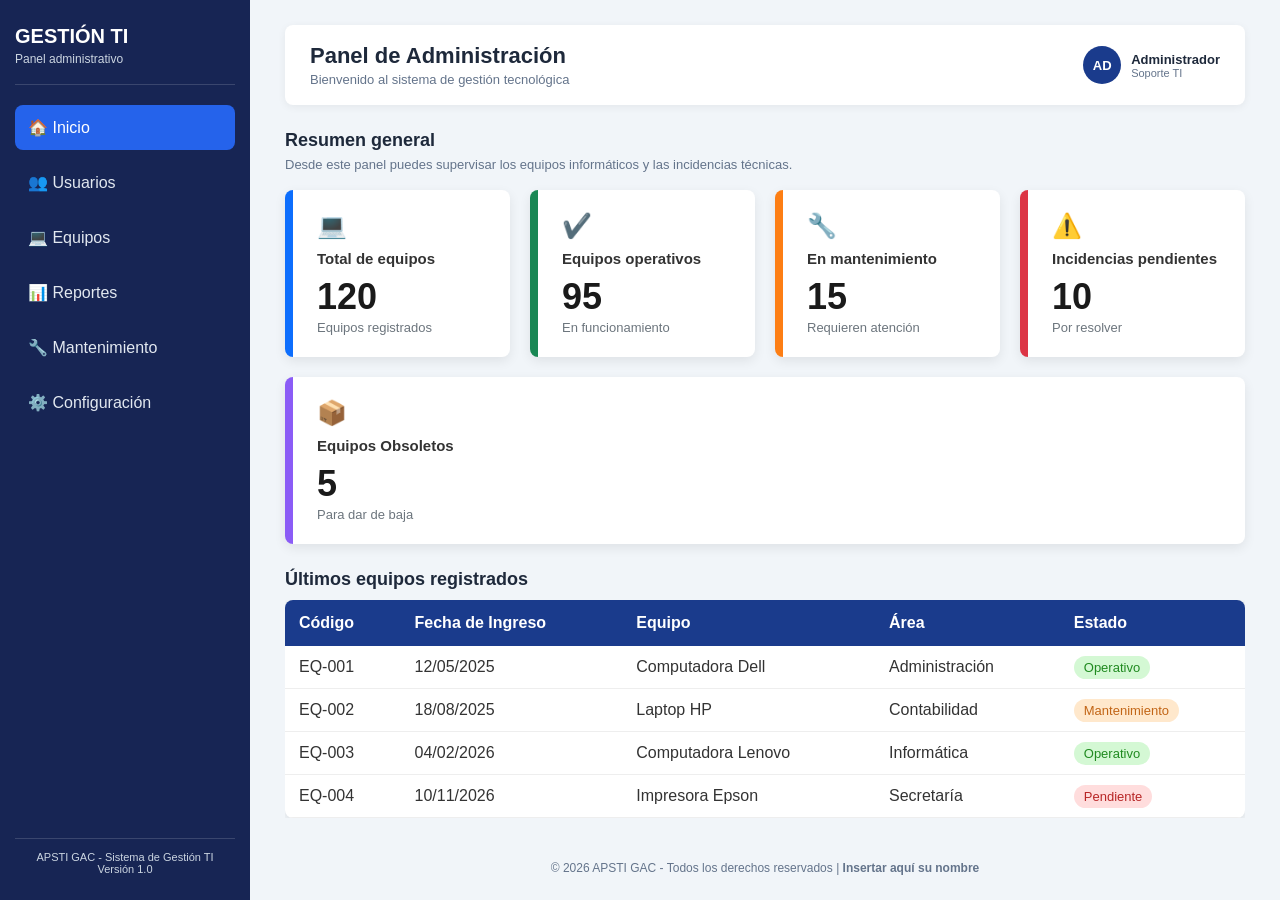
<file: examen19-11-26.html>
<!DOCTYPE html>
<html lang="es">
<head>
    <meta charset="UTF-8">
    <meta name="viewport" content="width=device-width, initial-scale=1.0">
    <title>Dashboard - Gestión TI</title>
    <link rel="stylesheet" href="estilo19-11-26.css">
</head>
<body>

    <div class="dashboard">

        <aside class="sidebar">
            <div class="sidebar-header">
                <h2>GESTIÓN TI</h2>
                <p>Panel administrativo</p>
            </div>

            <nav class="menu">
                <a href="#" class="activo">🏠 Inicio</a>
                <a href="#">👥 Usuarios</a>
                <a href="#">💻 Equipos</a>
                <a href="#">📊 Reportes</a>
                <a href="#">🔧 Mantenimiento</a>
                <a href="#">⚙️ Configuración</a>
            </nav>

            <div class="sidebar-footer">
                <p>APSTI GAC - Sistema de Gestión TI</p>
                <span>Versión 1.0</span>
            </div>
        </aside>

        <main class="contenido">

            <header class="topbar">
                <div>
                    <h1>Panel de Administración</h1>
                    <p>Bienvenido al sistema de gestión tecnológica</p>
                </div>
                <div class="usuario">
                    <span class="avatar">AD</span>
                    <div class="usuario-info">
                        <strong>Administrador</strong>
                        <small>Soporte TI</small>
                    </div>
                </div>
            </header>

            <section class="contenedor-principal">
                <h2>Resumen general</h2>
                <p class="descripcion-seccion">Desde este panel puedes supervisar los equipos informáticos y las incidencias técnicas.</p>

                <div class="contenedor-tarjetas">

                    <div class="tarjeta borde-azul">
                        <div class="icono">💻</div>
                        <h3 class="titulo">Total de equipos</h3>
                        <p class="numero">120</p>
                        <p class="subtitulo">Equipos registrados</p>
                    </div>

                    <div class="tarjeta borde-verde">
                        <div class="icono">✔️</div>
                        <h3 class="titulo">Equipos operativos</h3>
                        <p class="numero">95</p>
                        <p class="subtitulo">En funcionamiento</p>
                    </div>

                    <div class="tarjeta borde-naranja">
                        <div class="icono">🔧</div>
                        <h3 class="titulo">En mantenimiento</h3>
                        <p class="numero">15</p>
                        <p class="subtitulo">Requieren atención</p>
                    </div>

                    <div class="tarjeta borde-rojo">
                        <div class="icono">⚠️</div>
                        <h3 class="titulo">Incidencias pendientes</h3>
                        <p class="numero">10</p>
                        <p class="subtitulo">Por resolver</p>
                    </div>

                    <div class="tarjeta borde-morado">
                        <div class="icono">📦</div>
                        <h3 class="titulo">Equipos Obsoletos</h3>
                        <p class="numero">5</p>
                        <p class="subtitulo">Para dar de baja</p>
                    </div>
                    

                </div>
            </section>

            <section class="contenedor-tabla">
                <h2>Últimos equipos registrados</h2>

                <div class="tabla-scroll">
                    <table>
                        <thead>
                            <tr>
                                <th>Código</th>
                                <th>Fecha de Ingreso</th>
                                <th>Equipo</th>
                                <th>Área</th>
                                <th>Estado</th>
                            </tr>
                        </thead>
                        <tbody>
                            <tr>
                                <td>EQ-001</td>
                                <td>12/05/2025</td>
                                <td>Computadora Dell</td>
                                <td>Administración</td>
                                <td><span class="estado operativo">Operativo</span></td>
                            </tr>
                            <tr>
                                <td>EQ-002</td>
                                <td>18/08/2025</td>
                                <td>Laptop HP</td>
                                <td>Contabilidad</td>
                                <td><span class="estado mantenimiento">Mantenimiento</span></td>
                            </tr>
                            <tr>
                                <td>EQ-003</td>
                                <td>04/02/2026</td>
                                <td>Computadora Lenovo</td>
                                <td>Informática</td>
                                <td><span class="estado operativo">Operativo</span></td>
                            </tr>
                            <tr>
                                <td>EQ-004</td>
                                <td>10/11/2026</td>
                                <td>Impresora Epson</td>
                                <td>Secretaría</td>
                                <td><span class="estado pendiente">Pendiente</span></td>
                            </tr>
                        </tbody>
                    </table>
                </div>
            </section>

            <footer class="footer">
                <p>© 2026 APSTI GAC - Todos los derechos reservados | <strong>Insertar aquí su nombre</strong></p>
            </footer>

        </main>

    </div>

</body>
</html>
</file>
<file: estilo19-11-26.css>
* {
    margin: 0;
    padding: 0;
    box-sizing: border-box;
    font-family: 'Segoe UI', Tahoma, Geneva, Verdana, sans-serif;
}

body {
    background-color: #f1f5f9;
    color: #334155;
}

.dashboard {
    display: flex;
    min-height: 100vh;
}

.sidebar {
    width: 250px;
    min-width: 250px;
    background-color: #172554;
    color: white;
    display: flex;
    flex-direction: column;
    justify-content: space-between;
    padding: 25px 15px;
}

.sidebar-header {
    padding-bottom: 18px;
    border-bottom: 1px solid rgba(255, 255, 255, 0.15);
}

.sidebar-header h2 {
    font-size: 20px;
}

.sidebar-header p {
    font-size: 12px;
    color: #cbd5e1;
    margin-top: 4px;
}

.menu {
    display: flex;
    flex-direction: column;
    gap: 10px;
    margin-top: 20px;
    flex-grow: 1;
}

.menu a {
    text-decoration: none;
    color: #e2e8f0;
    padding: 13px;
    border-radius: 8px;
    transition: 0.3s;
}

.menu a:hover,
.menu a.activo {
    background-color: #2563eb;
    color: white;
}

.sidebar-footer {
    border-top: 1px solid rgba(255, 255, 255, 0.15);
    padding-top: 12px;
    font-size: 11px;
    color: #cbd5e1;
    text-align: center;
}

.contenido {
    flex: 1;
    display: flex;
    flex-direction: column;
    padding: 25px 35px;
    gap: 25px;
}

.topbar {
    background-color: #ffffff;
    padding: 18px 25px;
    border-radius: 8px;
    box-shadow: 0 2px 8px rgba(0, 0, 0, 0.06);
    display: flex;
    justify-content: space-between;
    align-items: center;
}

.topbar h1 {
    font-size: 22px;
    color: #1e293b;
}

.topbar p {
    font-size: 13px;
    color: #64748b;
    margin-top: 3px;
}

.usuario {
    display: flex;
    align-items: center;
    gap: 10px;
}

.avatar {
    width: 38px;
    height: 38px;
    border-radius: 50%;
    background-color: #1a3b8c;
    color: white;
    display: flex;
    align-items: center;
    justify-content: center;
    font-weight: bold;
    font-size: 13px;
}

.usuario-info {
    display: flex;
    flex-direction: column;
}

.usuario-info strong {
    font-size: 13px;
    color: #1e293b;
}

.usuario-info small {
    font-size: 11px;
    color: #64748b;
}

.contenedor-principal h2,
.contenedor-tabla h2 {
    font-size: 18px;
    color: #1e293b;
    margin-bottom: 6px;
}

.descripcion-seccion {
    font-size: 13px;
    color: #64748b;
    margin-bottom: 18px;
}

.contenedor-tarjetas {
    display: flex;
    flex-wrap: wrap;
    gap: 20px;
    width: 100%;
}

.tarjeta {
    background-color: #ffffff;
    flex: 1;
    min-width: 180px;
    padding: 22px 24px;
    border-radius: 8px;
    box-shadow: 0 4px 12px rgba(0, 0, 0, 0.08);
    border-left: 8px solid transparent;
    display: flex;
    flex-direction: column;
    align-items: flex-start;
}

.borde-azul { border-left-color: #0d6efd; }
.borde-verde { border-left-color: #198754; }
.borde-naranja { border-left-color: #fd7e14; }
.borde-morado { border-left-color: #8b5cf6; }
.borde-rojo { border-left-color: #dc3545; }

.icono {
    font-size: 24px;
    margin-bottom: 10px;
}

.titulo {
    font-size: 15px;
    color: #333333;
    font-weight: 700;
    margin-bottom: 12px;
}

.numero {
    font-size: 36px;
    color: #1a1a1a;
    font-weight: 800;
    margin-bottom: 5px;
    line-height: 1;
}

.subtitulo {
    font-size: 13px;
    color: #6c757d;
    font-weight: 400;
}

.tabla-scroll {
    overflow-x: auto;
    margin-top: 10px;
}

table {
    width: 100%;
    border-collapse: collapse;
    background: white;
    border-radius: 8px;
    overflow: hidden;
    box-shadow: 0 2px 8px #0000001a;
}

th {
    background-color: #1a3b8c;
    color: white;
    padding: 14px;
    text-align: left;
    font-weight: bold;
}

td {
    padding: 12px 14px;
    border-bottom: 1px solid #eee;
    color: #333;
}

.estado {
    padding: 4px 10px;
    border-radius: 20px;
    font-size: 13px;
    font-weight: 500;
}

.operativo {
    background-color: #d4f8d4;
    color: #208a20;
}

.mantenimiento {
    background-color: #ffe8cc;
    color: #c26516;
}

.pendiente {
    background-color: #ffdddd;
    color: #b82626;
}

.footer {
    margin-top: auto;
    text-align: center;
    font-size: 12px;
    color: #64748b;
    padding-top: 10px;
}
</file>
